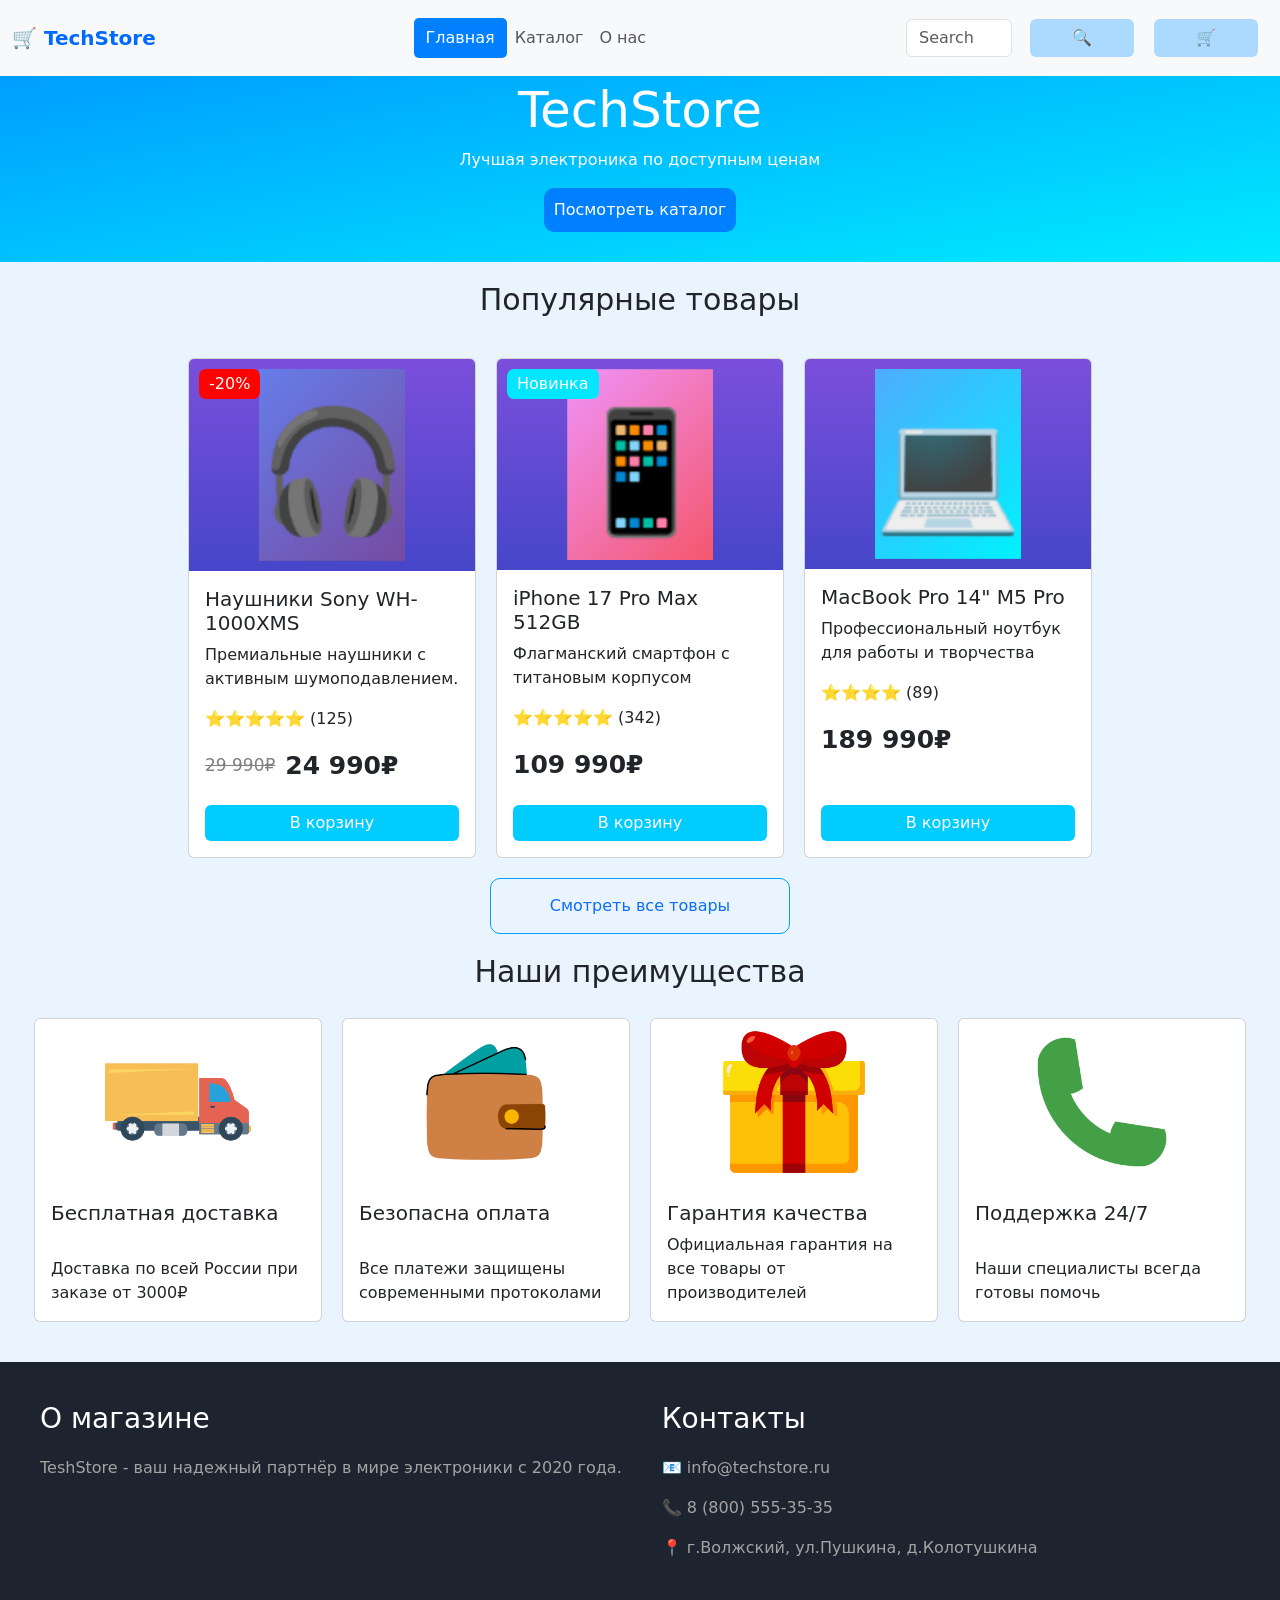
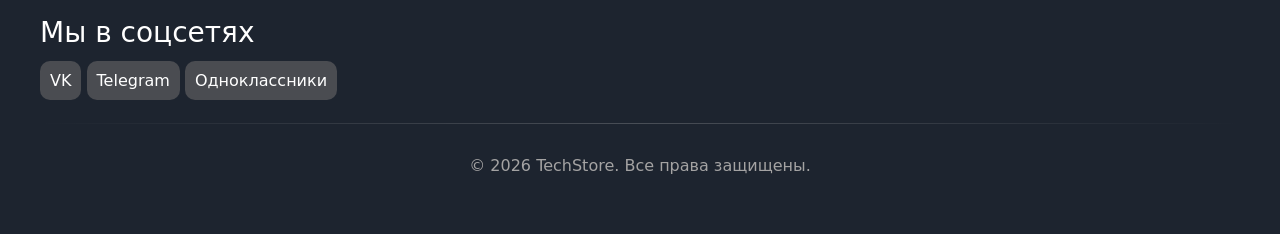
<file: index.html>
<!DOCTYPE html>
<html lang="ru">
<head>
    <meta charset="UTF-8">
    <meta name="viewport" content="width=device-width, initial-scale=1.0">
    <title>🛒TechStore</title>

<link rel="stylesheet" href="style.css">

    <link href="https://cdn.jsdelivr.net/npm/bootstrap@5.3.8/dist/css/bootstrap.min.css" rel="stylesheet" integrity="sha384-sRIl4kxILFvY47J16cr9ZwB07vP4J8+LH7qKQnuqkuIAvNWLzeN8tE5YBujZqJLB" crossorigin="anonymous">
</head>



<body class="page-body">
    <section class="navigation">
  <nav class="navbar navbar-expand-lg bg-body-tertiary">
    <div class="container-fluid">
      <a class="navbar-brand">🛒 TechStore</a>
      <button class="navbar-toggler" type="button" data-bs-toggle="collapse" data-bs-target="#navbarNav" aria-controls="navbarNav" aria-expanded="false" aria-label="Toggle navigation">
        <span class="navbar-toggler-icon"></span>
      </button>

      <div class="collapse navbar-collapse" id="navbarNav">
        
        <ul class="navbar-nav mx-auto">
          <li class="nav-item">
            <a class="nav-link active" aria-current="page" href="index.html">Главная</a>
          </li>
          <li class="nav-item">
            <a class="nav-link" href="catalog.html">Каталог</a>
          </li>
          <li class="nav-item">
            <a class="nav-link" href="about.html">О нас</a>
          </li>
        </ul>

        
        <form class="d-flex ms-center" role="search">
          <input class="form-control me-2" type="search" placeholder="Search" aria-label="Search"/>
          <button class="btn btn-outline-success" type="submit">🔍</button>
          <button class="btn btn-outline-success" type="submit">🛒</button>
        </form>
      </div>
    </div>
  </nav>
</section>


<main>
  <section class="main">
    <h1 class="title">TechStore</h1>
    <p class="subtitle">Лучшая электроника по доступным ценам</p>
    <a href="catalog.html" class="button">Посмотреть каталог</a>
  </section>


  <section class="popular-products">
    <h2>Популярные товары</h2>
    <div class="popular-products-card">
      <div class="card" style="width: 18rem;">
      <img src="img/products/popular_headphones.png" class="card-img-top" alt="image">
      <div class="card-body">
        <h5 class="card-title">Наушники Sony WH-1000XMS</h5>
        <p class="card-text">Премиальные наушники с активным шумоподавлением.</p>
        <p class="ratings">⭐⭐⭐⭐⭐ (125)</p>
        <div class="price">
          <p class="old-price">29 990₽</p>
          <p class="new-price">24 990₽</p>
        </div>
        <a href="#" class="btn btn-primary">В корзину</a>
      </div>
      <p class="badge-red">-20%</p>
      </div>


      <div class="card" style="width: 18rem;">
      <img src="img/products/popular_phone.png" class="card-img-top" alt="image">
      <div class="card-body">
        <h5 class="card-title">iPhone 17 Pro Max 512GB</h5>
        <p class="card-text">Флагманский смартфон с титановым корпусом</p>
        <p class="ratings">⭐⭐⭐⭐⭐ (342)</p>
        <div class="price">
          <p class="new-price">109 990₽</p>
        </div>
        <a href="#" class="btn btn-primary">В корзину</a>
      </div>
      <p class="badge-blue">Новинка</p>
      </div>


      <div class="card" style="width: 18rem;">
      <img src="img/products/popular_laptop.png" class="card-img-top" alt="image">
      <div class="card-body">
        <h5 class="card-title">MacBook Pro 14" M5 Pro</h5>
        <p class="card-text">Профессиональный ноутбук для работы и творчества</p>
        <p class="ratings">⭐⭐⭐⭐ (89)</p>
        <div class="price">
          <p class="new-price">189 990₽</p>
        </div>
        <a href="#" class="btn btn-primary">В корзину</a>
      </div>
      </div>
    </div>
    <a href="catalog.html" class="view-products">Смотреть все товары</a>
  </section>

  <section class="advantages">
    <h2>Наши преимущества</h2>
    <div class="advantages-cards">
      <div class="card" style="width: 18rem;">
      <img src="img/products/truck.png" class="card-img-top" alt="image">
      <div class="card-body">
        <h5 class="card-title">Бесплатная доставка</h5>
        <p class="card-text">Доставка по всей России при заказе от 3000₽</p>
      </div>
    </div>


    <div class="card" style="width: 18rem;">
      <img src="img/products/wallet.png" class="card-img-top" alt="image">
      <div class="card-body">
        <h5 class="card-title">Безопасна оплата</h5>
        <p class="card-text">Все платежи защищены современными протоколами</p>
      </div>
    </div>


    <div class="card" style="width: 18rem;">
      <img src="img/products/gift.png" class="card-img-top" alt="image">
      <div class="card-body">
        <h5 class="card-title">Гарантия качества</h5>
        <p class="card-text">Официальная гарантия на все товары от производителей</p>
      </div>
    </div>


    <div class="card" style="width: 18rem;">
      <img src="img/products/phone-call.png" class="card-img-top" alt="image">
      <div class="card-body">
        <h5 class="card-title">Поддержка 24/7</h5>
        <p class="card-text">Наши специалисты всегда готовы помочь</p>
      </div>
    </div>
    </div>
  </section>
</main>

<footer>
  <div class="footer">
    <div class="about-shop">
      <h3>О магазине</h3>
      <p>TeshStore - ваш надежный партнёр в мире электроники с 2020 года.</p>
    </div>
    <div class="contacts">
      <h3>Контакты</h3>
      <p>📧 info@techstore.ru</p>
      <p>📞 8 (800) 555-35-35</p>
      <p>📍 г.Волжский, ул.Пушкина, д.Колотушкина</p>
    </div>
    <div class="in-social-networks">
      <h3>Мы в соцсетях</h3>
      <a href="#" class="but">VK</a>
      <a href="#" class="but">Telegram</a>
      <a href="#" class="but">Одноклассники</a>
    </div>
  </div>
  <hr class="footer-divider">
  <div class="end">
    <p>© 2026 TechStore. Все права защищены.</p>
  </div>
</footer>
    <script src="https://cdn.jsdelivr.net/npm/bootstrap@5.3.8/dist/js/bootstrap.bundle.min.js" integrity="sha384-FKyoEForCGlyvwx9Hj09JcYn3nv7wiPVlz7YYwJrWVcXK/BmnVDxM+D2scQbITxI" crossorigin="anonymous"></script>
</body>
</html>
</file>
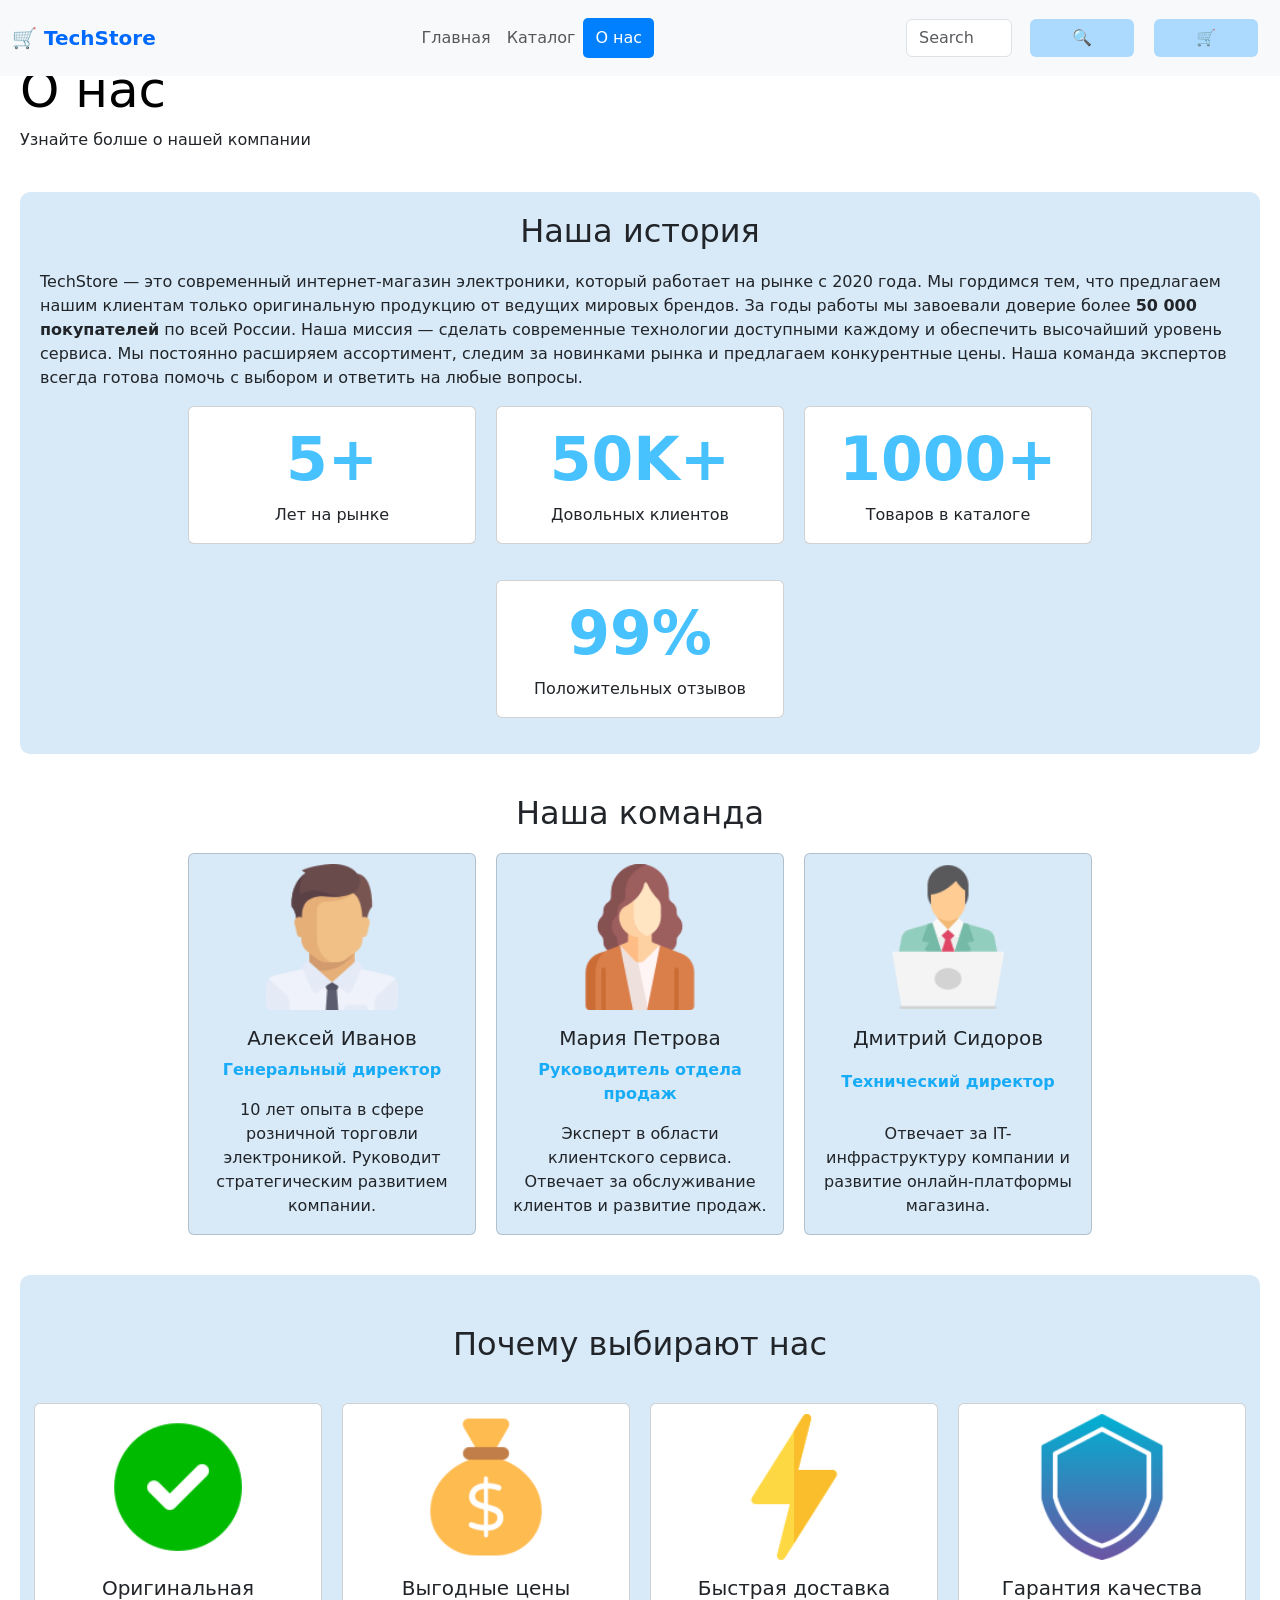
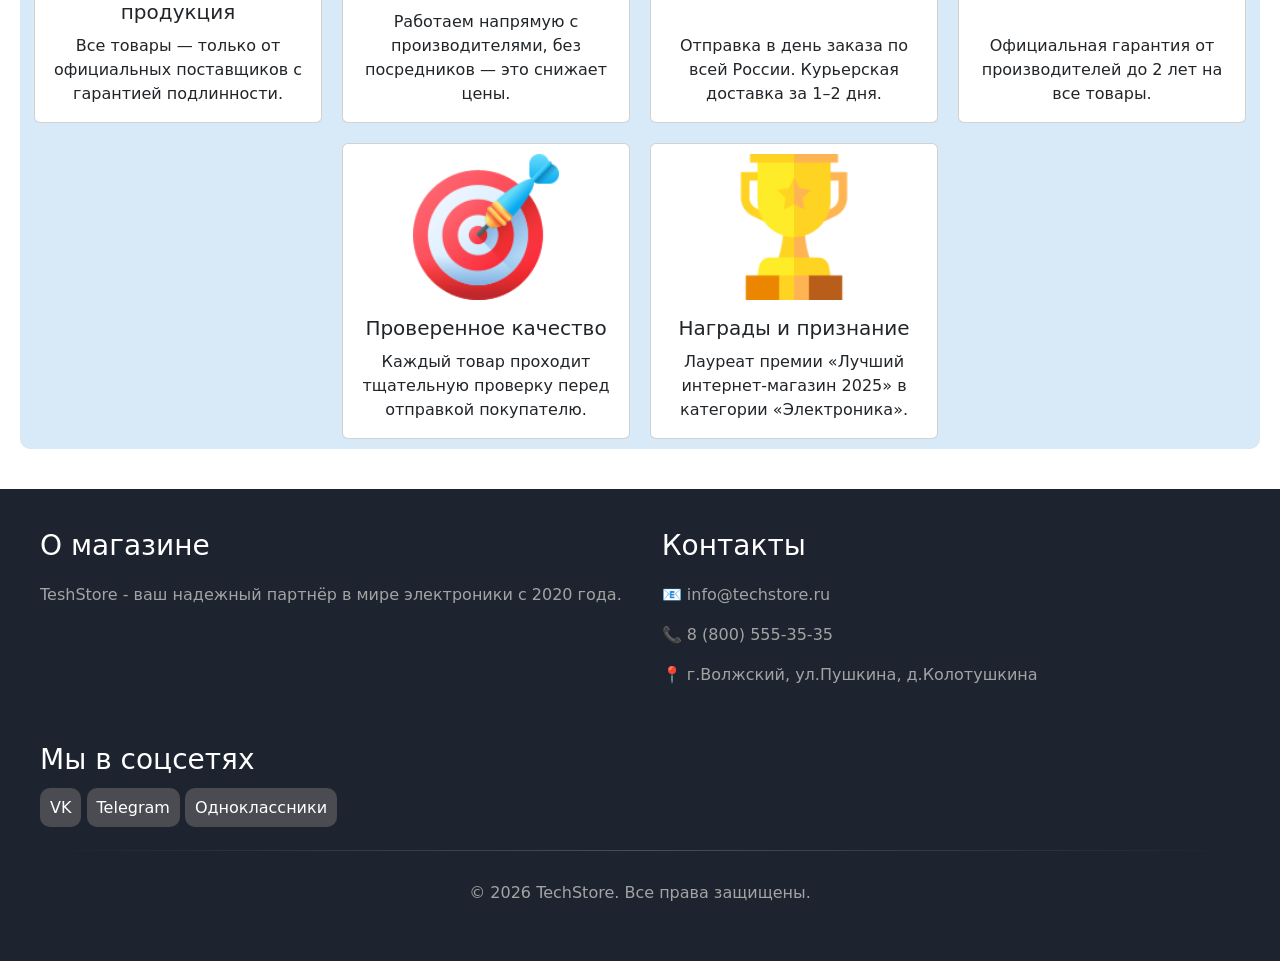
<file: about.html>
<!DOCTYPE html>
<html lang="ru">
<head>
    <meta charset="UTF-8">
    <meta name="viewport" content="width=device-width, initial-scale=1.0">
    <title>🛒TechStore</title>
    <link rel="stylesheet" href="style.css">

    <link href="https://cdn.jsdelivr.net/npm/bootstrap@5.3.8/dist/css/bootstrap.min.css" rel="stylesheet" integrity="sha384-sRIl4kxILFvY47J16cr9ZwB07vP4J8+LH7qKQnuqkuIAvNWLzeN8tE5YBujZqJLB" crossorigin="anonymous">
</head>



<body>
    <section class="navigation">
  <nav class="navbar navbar-expand-lg bg-body-tertiary">
    <div class="container-fluid">
      <a class="navbar-brand">🛒 TechStore</a>
      <button class="navbar-toggler" type="button" data-bs-toggle="collapse" data-bs-target="#navbarNav" aria-controls="navbarNav" aria-expanded="false" aria-label="Toggle navigation">
        <span class="navbar-toggler-icon"></span>
      </button>

      <div class="collapse navbar-collapse" id="navbarNav">
        
        <ul class="navbar-nav mx-auto">
          <li class="nav-item">
            <a class="nav-link" aria-current="page" href="index.html">Главная</a>
          </li>
          <li class="nav-item">
            <a class="nav-link" href="catalog.html">Каталог</a>
          </li>
          <li class="nav-item">
            <a class="nav-link active" href="about.html">О нас</a>
          </li>
        </ul>

        
        <form class="d-flex ms-center" role="search">
          <input class="form-control me-2" type="search" placeholder="Search" aria-label="Search"/>
          <button class="btn btn-outline-success" type="submit">🔍</button>
          <button class="btn btn-outline-success" type="submit">🛒</button>
        </form>
      </div>
    </div>
  </nav>
</section>


<main>
  <section class="main-about">
    <nav style="--bs-breadcrumb-divider: '>';" aria-label="breadcrumb">
  <ol class="breadcrumb">
    <li class="breadcrumb-item"><a href="index.html">Главная</a></li>
    <li class="breadcrumb-item active" aria-current="page">О нас</li>
  </ol>
</nav>
    <h1 class="title">О нас </h1>
    <p>Узнайте болше о нашей компании</p>
  </section>


  <section class="about">
    <h2>Наша история</h2>
    <p>
        TechStore — это современный интернет-магазин электроники, который работает на рынке с 2020 года. Мы гордимся тем, что предлагаем нашим клиентам только оригинальную продукцию от ведущих мировых брендов.

За годы работы мы завоевали доверие более <strong>50 000 покупателей</strong> по всей России. Наша миссия — сделать современные технологии доступными каждому и обеспечить высочайший уровень сервиса.

Мы постоянно расширяем ассортимент, следим за новинками рынка и предлагаем конкурентные цены. Наша команда экспертов всегда готова помочь с выбором и ответить на любые вопросы.
    </p>
    <div class="card-about">
        <div class="card text-center mb-3" style="width: 18rem;">
        <div class="card-body">
            <h5 class="card-title">5+</h5>
            <p class="card-text">Лет на рынке</p>
        </div>
    </div>


    <div class="card text-center mb-3" style="width: 18rem;">
        <div class="card-body">
            <h5 class="card-title">50K+</h5>
            <p class="card-text">Довольных клиентов</p>
        </div>
    </div>


    <div class="card text-center mb-3" style="width: 18rem;">
        <div class="card-body">
            <h5 class="card-title">1000+</h5>
            <p class="card-text">Товаров в каталоге</p>
        </div>
    </div>

    <div class="card text-center mb-3" style="width: 18rem;">
        <div class="card-body">
            <h5 class="card-title">99%</h5>
            <p class="card-text">Положительных отзывов</p>
        </div>
    </div>
    </div>
  </section>

  <section class="team">
    <h2>Наша команда</h2>
    <div class="team-cards">
        <div class="card" style="width: 18rem;">
        <img src="img/about/boss.png" class="card-img-top" alt="image">
        <div class="card-body">
          <h5 class="card-title">Aлексей Иванов</h5>
          <p class="post">Генеральный директор</p>
          <p class="card-text">10 лет опыта в сфере розничной торговли электроникой. Руководит стратегическим развитием компании.</p>
        </div>
      </div>



    <div class="team-cards">
        <div class="card" style="width: 18rem;">
        <img src="img/about/boss2.png" class="card-img-top" alt="image">
        <div class="card-body">
          <h5 class="card-title">Мария Петрова</h5>
          <p class="post">Руководитель отдела продаж</p>
          <p class="card-text">Эксперт в области клиентского сервиса. Отвечает за обслуживание клиентов и развитие продаж.</p>
        </div>
      </div>
    </div>


    <div class="team-cards">
        <div class="card" style="width: 18rem;">
        <img src="img/about/boss of technical.png" class="card-img-top" alt="image">
        <div class="card-body">
          <h5 class="card-title">Дмитрий Сидоров</h5>
          <p class="post">Технический директор</p>
          <p class="card-text">Отвечает за IT-инфраструктуру компании и развитие онлайн-платформы магазина.</p>
        </div>
      </div>
    </div>
  </section>

  <section class="choose-us">
    <h2>Почему выбирают нас</h2>
    <div class="choose-us-cards">
        <div class="choose-cards">
          <div class="card" style="width: 18rem;">
            <img src="img/about/original.png" class="card-img-top" alt="image">
            <div class="card-body">
              <h5 class="card-title">Оригинальная продукция</h5>
              <p class="card-text">Все товары — только от официальных поставщиков с гарантией подлинности.</p>
            </div>
          </div>

        <div class="card" style="width: 18rem;">
          <img src="img/about/price.png" class="card-img-top" alt="image">
          <div class="card-body">
            <h5 class="card-title">Выгодные цены</h5>
            <p class="card-text">Работаем напрямую с производителями, без посредников — это снижает цены.</p>
          </div>
        </div>

        <div class="card" style="width: 18rem;">
          <img src="img/about/delivery.png" class="card-img-top" alt="image">
          <div class="card-body">
            <h5 class="card-title">Быстрая доставка</h5>
            <p class="card-text">Отправка в день заказа по всей России. Курьерская доставка за 1–2 дня.</p>
          </div>
        </div>

        <div class="card" style="width: 18rem;">
          <img src="img/about/quality.png" class="card-img-top" alt="image">
          <div class="card-body">
            <h5 class="card-title">Гарантия качества</h5>
            <p class="card-text">Официальная гарантия от производителей до 2 лет на все товары.</p>
          </div>
        </div>

        <div class="card" style="width: 18rem;">
          <img src="img/about/proven quality.png" class="card-img-top" alt="image">
          <div class="card-body">
            <h5 class="card-title">Проверенное качество</h5>
            <p class="card-text">Каждый товар проходит тщательную проверку перед отправкой покупателю.</p>
          </div>
        </div>

        <div class="card" style="width: 18rem;">
          <img src="img/about/goblet.png" class="card-img-top" alt="image">
          <div class="card-body">
            <h5 class="card-title">Награды и признание</h5>
            <p class="card-text">Лауреат премии «Лучший интернет-магазин 2025» в категории «Электроника».</p>
          </div>
        </div>
      </div>
    </div>
  </section>
</main>


    <script src="https://cdn.jsdelivr.net/npm/bootstrap@5.3.8/dist/js/bootstrap.bundle.min.js" integrity="sha384-FKyoEForCGlyvwx9Hj09JcYn3nv7wiPVlz7YYwJrWVcXK/BmnVDxM+D2scQbITxI" crossorigin="anonymous"></script>
</body>


<footer>
  <div class="footer">
    <div class="about-shop">
      <h3>О магазине</h3>
      <p>TeshStore - ваш надежный партнёр в мире электроники с 2020 года.</p>
    </div>
    <div class="contacts">
      <h3>Контакты</h3>
      <p>📧 info@techstore.ru</p>
      <p>📞 8 (800) 555-35-35</p>
      <p>📍 г.Волжский, ул.Пушкина, д.Колотушкина</p>
    </div>
    <div class="in-social-networks">
      <h3>Мы в соцсетях</h3>
      <a href="#" class="but">VK</a>
      <a href="#" class="but">Telegram</a>
      <a href="#" class="but">Одноклассники</a>
    </div>
  </div>
  <hr class="footer-divider">
  <div class="end">
    <p>© 2026 TechStore. Все права защищены.</p>
  </div>
</footer>

</html>
</file>
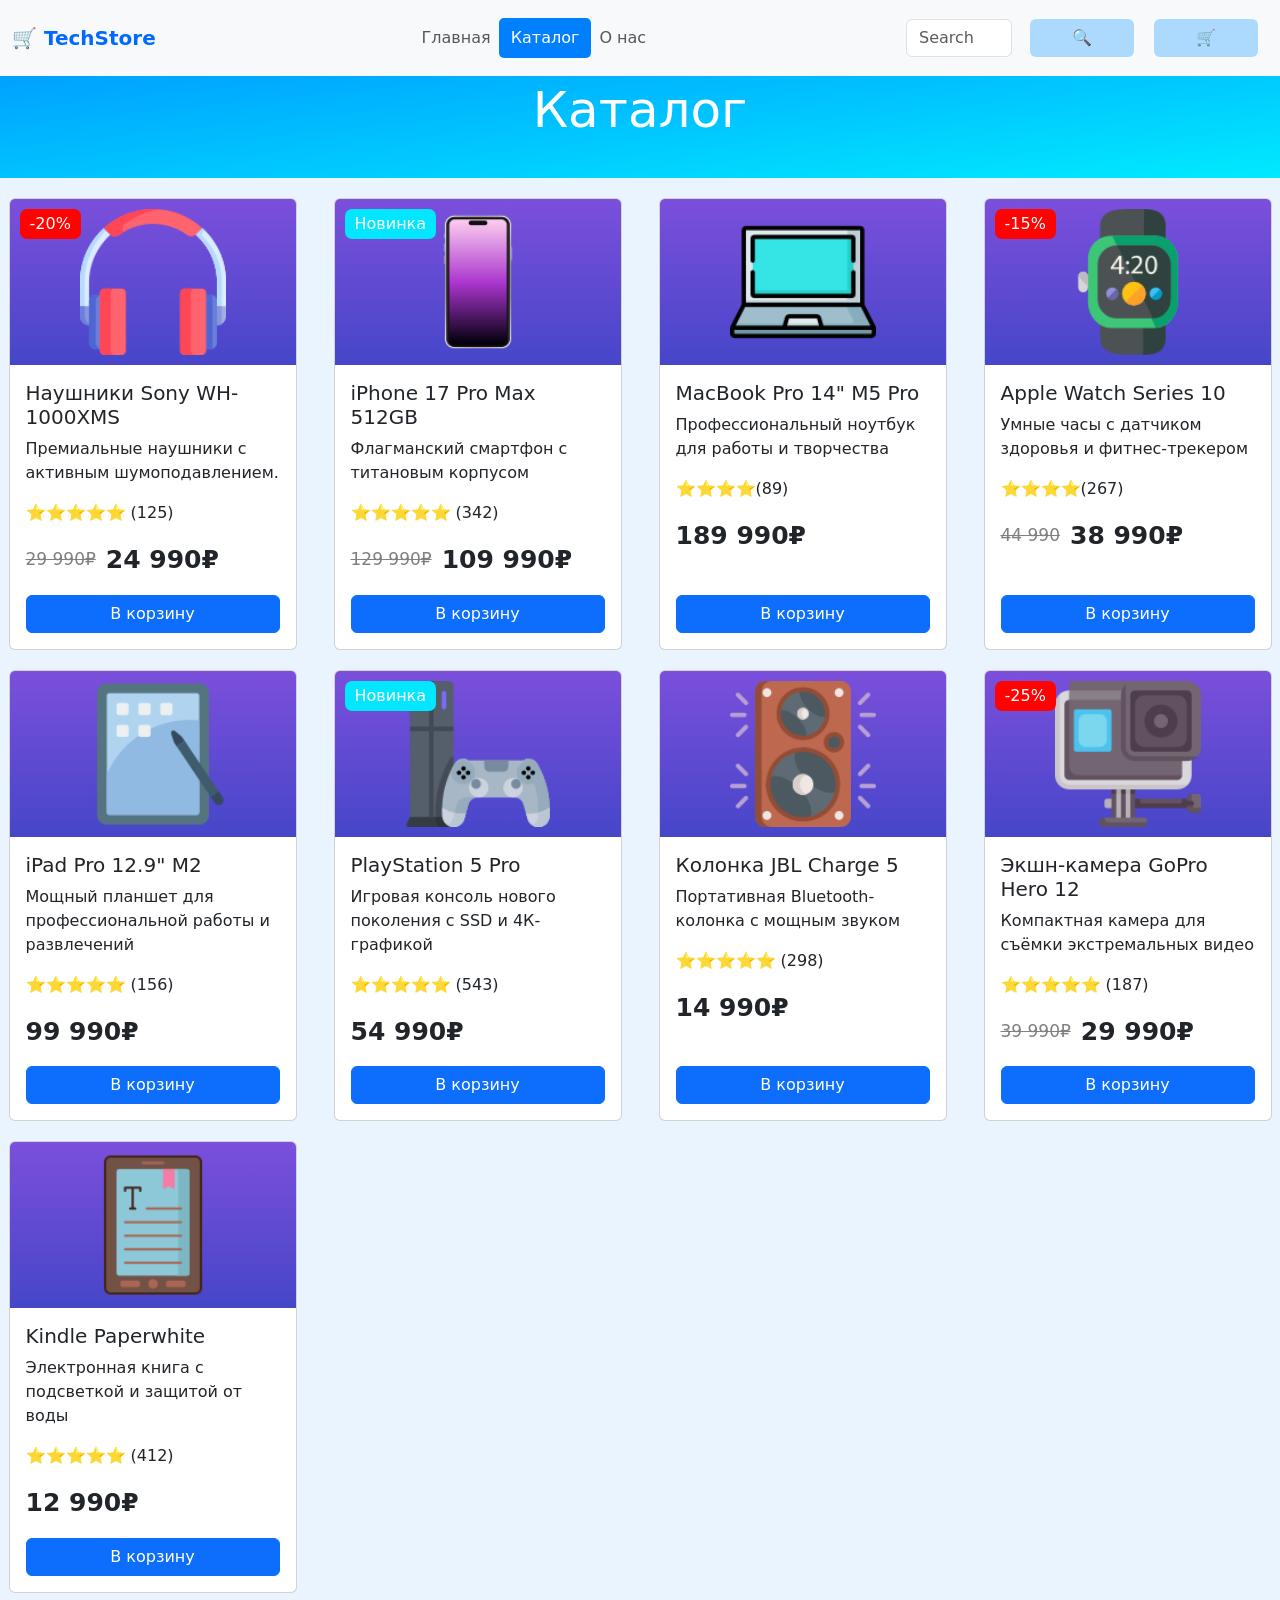
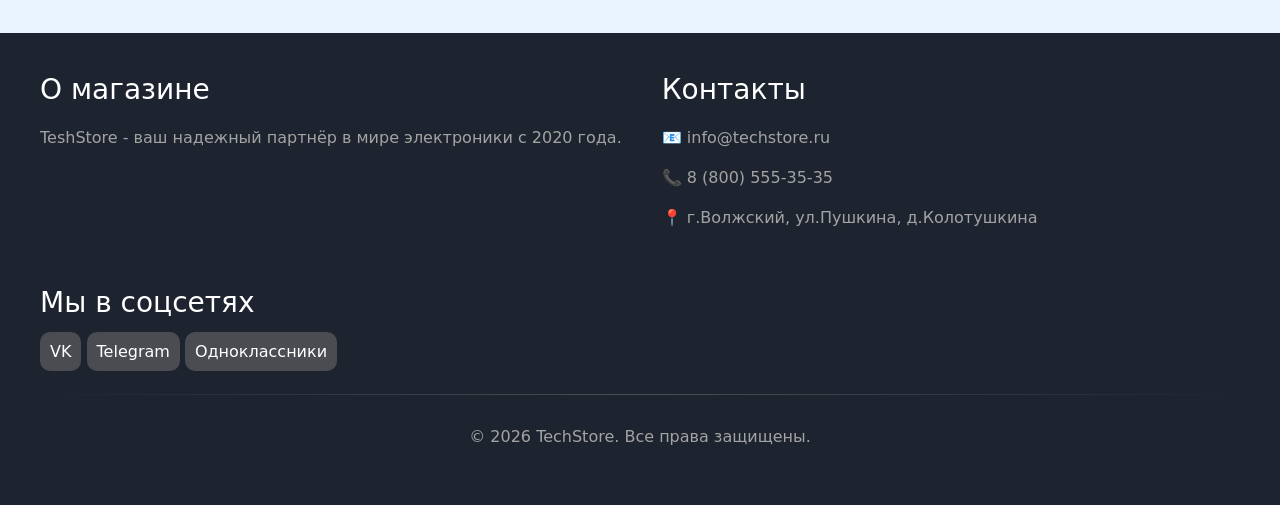
<file: catalog.html>
<!DOCTYPE html>
<html lang="ru">
<head>
    <meta charset="UTF-8">
    <meta name="viewport" content="width=device-width, initial-scale=1.0">
    <title>🛒TechStore</title>
    <link rel="stylesheet" href="style.css">

    <link href="https://cdn.jsdelivr.net/npm/bootstrap@5.3.8/dist/css/bootstrap.min.css" rel="stylesheet" integrity="sha384-sRIl4kxILFvY47J16cr9ZwB07vP4J8+LH7qKQnuqkuIAvNWLzeN8tE5YBujZqJLB" crossorigin="anonymous">
</head>



<body class="page-body">
<section class="navigation">
  <nav class="navbar navbar-expand-lg bg-body-tertiary">
    <div class="container-fluid">
      <a class="navbar-brand">🛒 TechStore</a>
      <button class="navbar-toggler" type="button" data-bs-toggle="collapse" data-bs-target="#navbarNav" aria-controls="navbarNav" aria-expanded="false" aria-label="Toggle navigation">
        <span class="navbar-toggler-icon"></span>
      </button>

      <div class="collapse navbar-collapse" id="navbarNav">
        
        <ul class="navbar-nav mx-auto">
          <li class="nav-item">
            <a class="nav-link" aria-current="page" href="index.html">Главная</a>
          </li>
          <li class="nav-item">
            <a class="nav-link active" href="catalog.html">Каталог</a>
          </li>
          <li class="nav-item">
            <a class="nav-link" href="about.html">О нас</a>
          </li>
        </ul>

        
        <form class="d-flex ms-center" role="search">
          <input class="form-control me-2" type="search" placeholder="Search" aria-label="Search"/>
          <button class="btn btn-outline-success" type="submit">🔍</button>
          <button class="btn btn-outline-success" type="submit">🛒</button>
        </form>
      </div>
    </div>
  </nav>
</section>


<main>
  <section class="main">
    <h1 class="title">Каталог</h1>
  </section>



<section class="catalog">
  <div class="catalog-cards">
    <div class="card" style="width: 18rem;">
      <img src="img/products/heads.png" class="card-img-top" alt="image">
      <div class="card-body">
        <h5 class="card-title">Наушники Sony WH-1000XMS</h5>
        <p class="card-text">Премиальные наушники с активным шумоподавлением.</p>
        <p class="ratings">⭐⭐⭐⭐⭐ (125)</p>
        <div class="price">
          <p class="old-price">29 990₽</p>
          <p class="new-price">24 990₽</p>
        </div>
        <a href="#" class="btn btn-primary">В корзину</a>
      </div>
      <p class="badge-red">-20%</p>
    </div>

      <div class="card" style="width: 18rem;">
        <img src="img/products/iphone17promax.png" class="card-img-top" alt="image">
        <div class="card-body">
          <h5 class="card-title">iPhone 17 Pro Max 512GB</h5>
          <p class="card-text">Флагманский смартфон с титановым корпусом</p>
          <p class="ratings">⭐⭐⭐⭐⭐ (342)</p>
          <div class="price">
            <p class="old-price">129 990₽</p>
            <p class="new-price">109 990₽</p>
          </div>
          <a href="#" class="btn btn-primary">В корзину</a>
        </div>
        <p class="badge-blue">Новинка</p>
      </div>
    

      <div class="card" style="width: 18rem;">
        <img src="img/products/mackbookpro.png" class="card-img-top" alt="image">
        <div class="card-body">
          <h5 class="card-title">MacBook Pro 14" M5 Pro</h5>
          <p class="card-text">Профессиональный ноутбук для работы и творчества</p>
          <p class="ratings">⭐⭐⭐⭐(89)</p>
          <div class="price">
            <p class="new-price">189 990₽</p>
          </div>
          <a href="#" class="btn btn-primary">В корзину</a>
        </div>
      </div>
    

      <div class="card" style="width: 18rem;">
        <img src="img/products/AppleWatch.png" class="card-img-top" alt="image">
        <div class="card-body">
          <h5 class="card-title">Apple Watch Series 10</h5>
          <p class="card-text">Умные часы с датчиком здоровья и фитнес-трекером</p>
          <p class="ratings">⭐⭐⭐⭐(267)</p>
          <div class="price">
            <p class="old-price">44 990</p>
            <p class="new-price">38 990₽</p>
          </div>
          <a href="#" class="btn btn-primary">В корзину</a>
        </div>
        <p class="badge-red">-15%</p>
      </div>
    

      <div class="card" style="width: 18rem;">
        <img src="img/products/IPad.png" class="card-img-top" alt="iPad Pro 12.9" M2">
        <div class="card-body">
          <h5 class="card-title">iPad Pro 12.9" M2</h5>
          <p class="card-text">Мощный планшет для профессиональной работы и развлечений</p>
          <p class="ratings">⭐⭐⭐⭐⭐ (156)</p>
          <div class="price">
            <p class="new-price">99 990₽</p>
          </div>
          <a href="#" class="btn btn-primary">В корзину</a>
        </div>
      </div>
    

      <div class="card" style="width: 18rem;">
        <img src="img/products/playstation.png" class="card-img-top" alt="PlayStation 5 Pro">
        <div class="card-body">
          <h5 class="card-title">PlayStation 5 Pro</h5>
          <p class="card-text">Игровая консоль нового поколения с SSD и 4К-графикой</p>
          <p class="ratings">⭐⭐⭐⭐⭐ (543)</p>
          <div class="price">
            <p class="new-price">54 990₽</p>
          </div>
          <a href="#" class="btn btn-primary">В корзину</a>
        </div>
        <p class="badge-blue">Новинка</p>
      </div>
    

      <div class="card" style="width: 18rem;">
        <img src="img/products/JBL.png" class="card-img-top" alt="Колонка JBL Charge 5">
        <div class="card-body">
          <h5 class="card-title">Колонка JBL Charge 5</h5>
          <p class="card-text">Портативная Bluetooth-колонка с мощным звуком</p>
          <p class="ratings">⭐⭐⭐⭐⭐ (298)</p>
          <div class="price">
            <p class="new-price">14 990₽</p>
          </div>
          <a href="#" class="btn btn-primary">В корзину</a>
        </div>
      </div>
    

      <div class="card" style="width: 18rem;">
        <img src="img/products/camera.png" class="card-img-top" alt="Экшн-камера GoPro Hero 12">
        <div class="card-body">
          <h5 class="card-title">Экшн-камера GoPro Hero 12</h5>
          <p class="card-text">Компактная камера для съёмки экстремальных видео</p>
          <p class="ratings">⭐⭐⭐⭐⭐ (187)</p>
          <div class="price">
            <p class="old-price text-decoration-line-through">39 990₽</p>
            <p class="new-price">29 990₽</p>
          </div>
          <a href="#" class="btn btn-primary">В корзину</a>
        </div>
        <p class="badge-red">-25%</p>
      </div>
  

      <div class="card" style="width: 18rem;">
        <img src="img/products/kindle.png" class="card-img-top" alt="Kindle Paperwhite">
        <div class="card-body">
          <h5 class="card-title">Kindle Paperwhite</h5>
          <p class="card-text">Электронная книга с подсветкой и защитой от воды</p>
          <p class="ratings">⭐⭐⭐⭐⭐ (412)</p>
          <div class="price">
            <p class="new-price">12 990₽</p>
          </div>
          <a href="#" class="btn btn-primary">В корзину</a>
        </div>
      </div>
    </div>
</section>



</main>


    <script src="https://cdn.jsdelivr.net/npm/bootstrap@5.3.8/dist/js/bootstrap.bundle.min.js" integrity="sha384-FKyoEForCGlyvwx9Hj09JcYn3nv7wiPVlz7YYwJrWVcXK/BmnVDxM+D2scQbITxI" crossorigin="anonymous"></script>
</body>


<footer>
  <div class="footer">
    <div class="about-shop">
      <h3>О магазине</h3>
      <p>TeshStore - ваш надежный партнёр в мире электроники с 2020 года.</p>
    </div>
    <div class="contacts">
      <h3>Контакты</h3>
      <p>📧 info@techstore.ru</p>
      <p>📞 8 (800) 555-35-35</p>
      <p>📍 г.Волжский, ул.Пушкина, д.Колотушкина</p>
    </div>
    <div class="in-social-networks">
      <h3>Мы в соцсетях</h3>
      <a href="#" class="but">VK</a>
      <a href="#" class="but">Telegram</a>
      <a href="#" class="but">Одноклассники</a>
    </div>
  </div>
  <hr class="footer-divider">
  <div class="end">
    <p>© 2026 TechStore. Все права защищены.</p>
  </div>
</footer>

</html>
</file>
<file: style.css>
* {
  margin: 0;
  padding: 0;
  box-sizing: border-box;
}
.page-body {
  padding-top: 50px;
  background-color: rgb(233, 244, 255);
}
.navigation {
  position: fixed;
  top: 0;
  left: 0;
  right: 0;
  z-index: 1000;
}
.navigation .navbar .navbar-brand {
  color: rgb(0, 106, 255);
  font-weight: bold;
}

.navigation .navbar .nav-link.active {
  background-color: rgb(0, 128, 255); 
  color: white; 
  border-radius: 5px; 
  padding: 8px 12px; 
}
.navigation .navbar .d-flex .btn {
  background-color: rgb(172, 218, 255);
  border: none;
  margin: 0 10px;
}
.navbar-nav {
  padding: 10px;
  
}
.navbar-nav .nav-link {
  transition: transform 0.3s ease;
}
.navbar-nav .nav-link:hover {
  transform: translateY(-1px) scale(1.01); 
  box-shadow: 0 4px 8px rgba(0, 0, 0, 0.15);
  border-radius: 10px;
}
/*--------------------------------------------------*/
.main {
  display: flex;
  flex-direction: column;
  flex-wrap: wrap;
  align-items: center;
  justify-content: center;
  background: linear-gradient(to bottom right, rgb(0, 153, 255), rgb(0, 234, 255) );
  padding: 30px;
}
.title {
  color: white;
  font-size: 50px;
}
.subtitle {
  color: white;
}
.button {
  color: white;
  padding: 10px;
  border-radius: 10px;
  background-color: rgb(0, 128, 255);
  border: none;
  text-decoration: none;
  transition: transform 0.3s ease;
}
.button:hover {
  transform: scale(1.05);
}
.popular-products h2 {
  font-size: 30px;
  text-align: center;
  padding: 20px;
}

.popular-products-card {
  display: flex;
  flex-wrap: wrap;
  justify-content: center;
  gap: 20px;
  margin: 20px;
}
.popular-products-card .card {
  min-height: 500px;
}
.card {
  width: 18rem;
  height: 100%;
  display: flex;
  flex-direction: column;
  justify-content: space-between;
  position: relative;
  transition: transform 0.3s ease;
}
.card:hover {
  transform: translate(-3px) scale(1.01);
}

.card-body {
  display: flex;
  flex-direction: column;
  justify-content: space-between;
}

.btn {
  width: 100%;
  margin-top: auto;
}
.popular-products-card .card-img-top {
    padding: 10px 70px 10px 70px;
    object-position: center;
    background: linear-gradient(#7b4fdb,#4646c9);
}
.popular-products-card .btn {
  background-color: rgb(0, 204, 255);
  border: none;
}
.price {
  display: flex;
  flex-direction: row;
  align-items: center;
}

.old-price {
  margin-right: 10px;
  text-decoration: line-through;
  font-size: 17px;
  color: gray;
}
.new-price {
  font-size: 25px;
  font-weight: bold;
}
.badge-red,
.badge-blue {
  position: absolute;
  top: 10px;
  left: 10px;
  padding: 3px 10px;
  border-radius: 7px;
  color: white;
}
.badge-blue {
  background-color: rgb(2, 230, 255);
}
.badge-red {
  background-color: rgb(255, 3, 3);
}
.view-products {
  width: 300px;
  display: flex;
  justify-content: center;
  align-items: center;
  padding: 15px 0; 
  text-decoration: none;
  border-radius: 10px;
  border: 1px solid rgb(0, 162, 255);
  margin: 0 auto;
}
/*--------------------------------------------------*/
.advantages h2 {
    font-size: 30px;
    text-align: center;
    padding: 20px;
}
.advantages-cards {
    display: flex;
    justify-content: center;
    flex-wrap: wrap;
    gap: 20px;
}
.advantages .card-img-top {
  padding: 10px 70px;
}




/*Каталог*/
.catalog {
  margin: 20px auto;
}

.catalog .catalog-cards {
  display: grid;
  grid-template-columns: repeat(auto-fit, minmax(300px, 1fr));
  gap: 20px;
  justify-items: center; 
}
.catalog-cards .card-img-top {
  padding: 10px 70px 10px 70px;
  object-position: center;
  background: linear-gradient(#7b4fdb,#4646c9);
}




/*О нас*/
.main-about {
  margin: 20px;
  margin-bottom: 40px;
}
.main-about .title {
  color: black;
}



.about {
  background-color: rgb(216, 233, 247);
  margin: 20px;
  border-radius: 10px;
  padding: 20px;
}
.about h2 {
  text-align: center;
  margin-bottom: 20px;
}
.card-about {
  display: flex;
  flex-wrap: wrap;
  gap: 20px;
  justify-content: center;
}
.card-about .card-title {
  font-size: 60px;
  color: #48c2ff;
   font-weight: bold;
}


.team {
  margin: 20px;
}
.team h2 {
  margin:40px 0 20px;
  text-align: center;
}
.team-cards {
  display: flex;
  flex-wrap: wrap;
  justify-content: center;
  gap: 20px;
}
.team-cards .card {
  background-color: rgb(216, 233, 247);
  text-align: center;
}
.team-cards .post {
  color: #18acf7;
  font-weight: bold;
}
.team-cards .card-img-top {
  padding: 10px 70px 0 70px;
  object-position: center;
}


.choose-us {
  background-color: rgb(216, 233, 247);
  margin: 20px;
  margin-top: 40px;
  border-radius: 10px;
  padding: 10px;
}
.choose-us h2 {
  margin: 40px;
  text-align: center;
}
.choose-cards {
  display: flex;
  flex-wrap: wrap;
  justify-content: center;
  gap: 20px;
}
.choose-cards .card {
  text-align: center;
}
.choose-cards .card-title {
  margin-bottom: 10px;
}
.choose-cards .card-img-top {
  padding: 10px 70px 0 70px;
  object-position: center;
}



/*footer*/
footer {
  background-color: rgb(29, 36, 47);
  margin-top: 40px;
  color: white;
  padding: 40px;
}
.footer {
  display: flex;
  flex-wrap: wrap;
  gap: 40px;
}
.footer p {
  color: rgb(164, 163, 163);
}
.footer h3 {
  margin-bottom: 20px;
}
.but {
  background-color: rgb(74, 76, 81);
  color: white;
  text-decoration: none;
  padding: 10px;
  border-radius: 10px;
}
.end {
  color: rgb(164, 163, 163);
  text-align: center;
  margin-top: 20px;
}
.footer-divider {
  border: none;
  height: 1px;
  background: linear-gradient(to right, transparent, #ccc, transparent); 
  margin: 30px 0; 

}




@media (max-width: 480px) {
  .end {
    text-align: center;
  }
}
</file>
